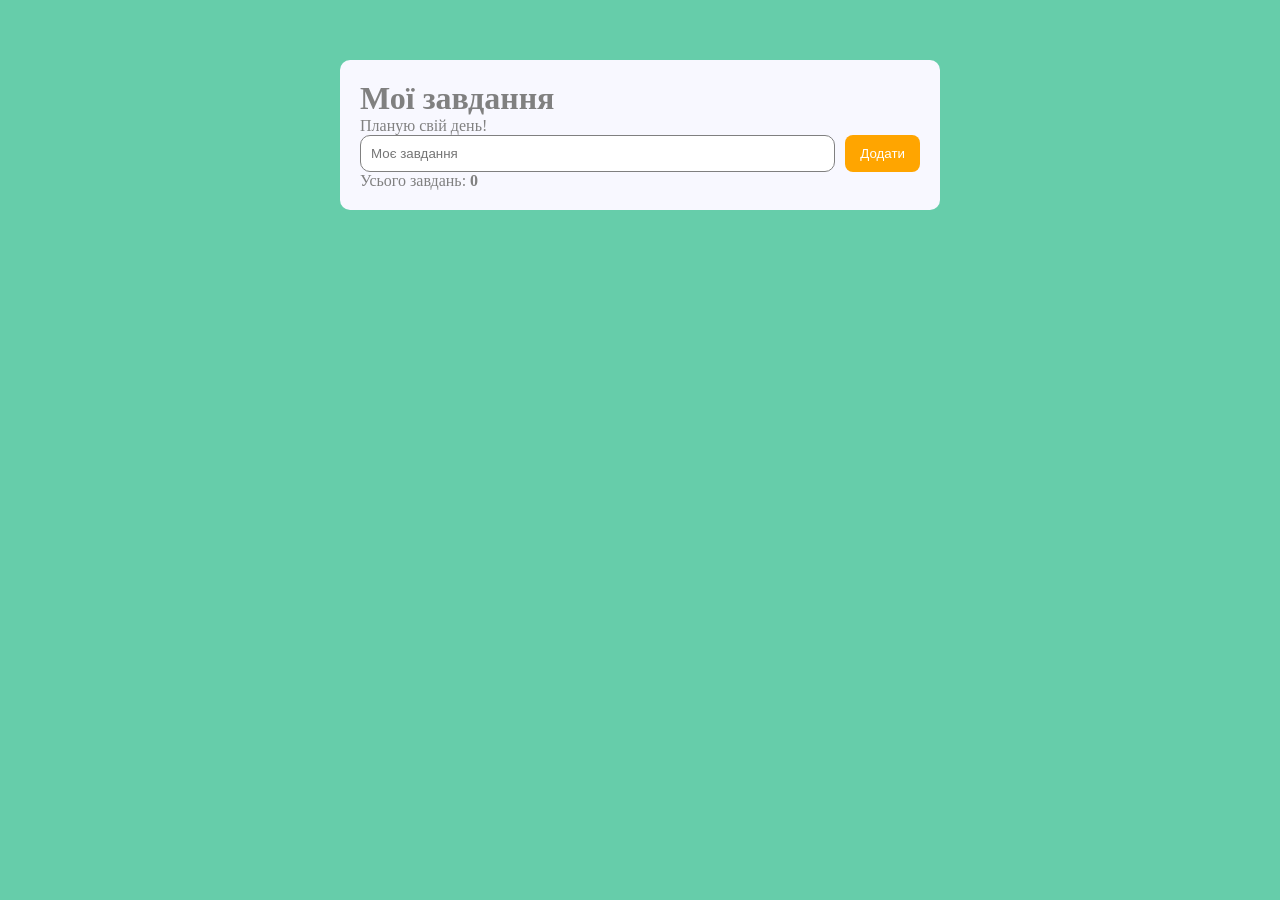
<file: index.html>
<!DOCTYPE html>
<html lang="en">
<head>
    <meta charset="UTF-8">
    <meta name="viewport" content="width=device-width, initial-scale=1.0">
    <title>Document</title>
    <link rel="stylesheet" href="style.css">
</head>
<body>
<main class="app">
    <h1>Мої завдання</h1>
    <p>Планую свій день!</p>
    <div class="form-row">
        <input id="taskInput" type="text" placeholder="Моє завдання">
        <button id="addButton" type="button">Додати</button>
    </div>
    <div>
        <p>Усього завдань: <strong id="taskCounter">0</strong></p>
        <ul id="taskList"></ul>
    </div>
</main>
<script src="script.js"></script>
</body>
</html>
</file>
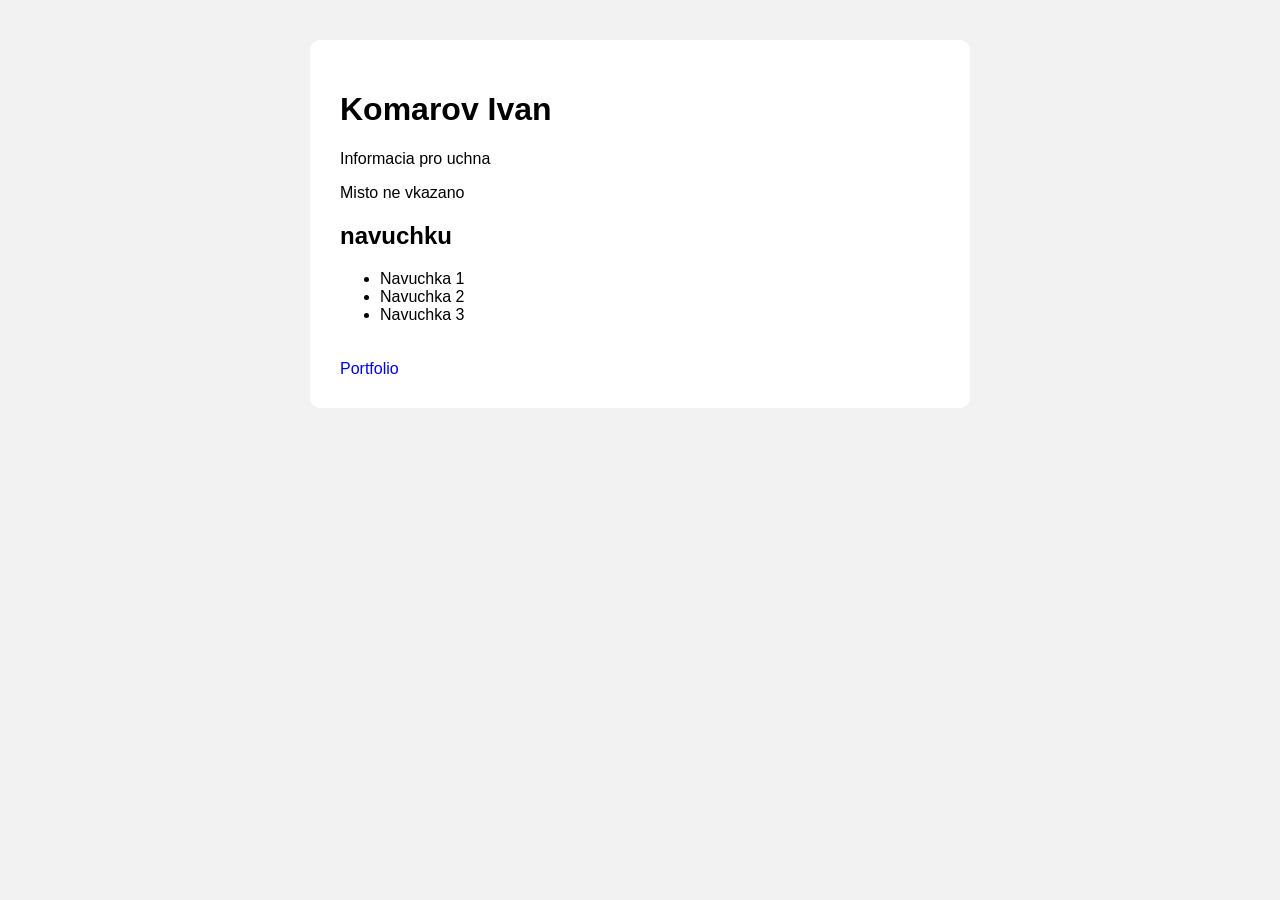
<file: pair10/index.html>
<!DOCTYPE html>
<html lang="en">
  <head>
    <meta charset="UTF-8">
    <title>Title</title>
    <link rel="stylesheet" type="" href="style.css">
  </head>
  <body>
  <main class="profile">
    <h1 id="profile-name">Imya pro uchna</h1>
      <p class="profile-role">Informacia pro uchna</p>
      <p id="profile-city">Misto ne vkazano</p>
      <h2>navuchku</h2>
      <ul id="profile-skills">
        <li class="skills">Navuchka 1</li>
        <li class="skills">Navuchka 2</li>
        <li class="skills">Navuchka 3</li>
      </ul>
      <a href="#" id="profile-link">Portfolio</a>
  </main>
    <script src="script.js"></script>
  </body>
</html>
</file>
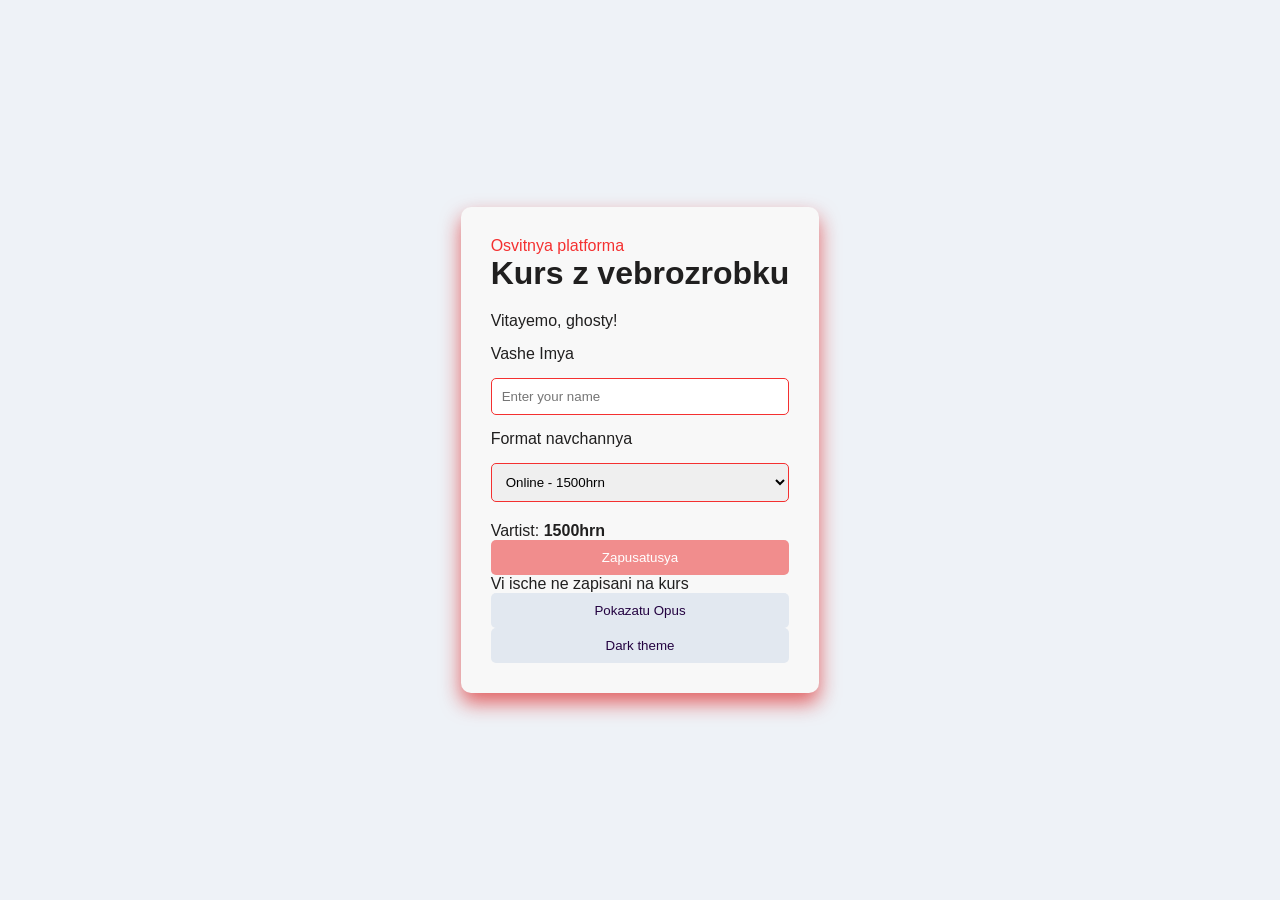
<file: pair11/index.html>
<!DOCTYPE html>
<html lang="en">
  <head>
    <meta charset="UTF-8">
    <title>Title</title>
    <link rel="stylesheet" type="" href="style.css">
  </head>
  <body>
  <main class="course-card" id="card">
      <p class="tag">Osvitnya platforma</p>
      <h1>Kurs z vebrozrobku</h1>
      <p id="welcome">Vitayemo, ghosty!</p>

      <label for="studentName">Vashe Imya</label>
      <input id="studentName" type="text" placeholder="Enter your name">

      <label for="format">Format navchannya</label>
      <select id="fomrat">
        <option value="1500">Online - 1500hrn</option>
        <option value="2000">Offline - 2000hrn</option>
      </select>
      <p class="cost">Vartist: <strong id="strong">1500hrn</strong></p>
      <button id="enrollBtn">Zapusatusya</button>
      <p id="status">Vi ische ne zapisani na kurs</p>

      <button id="detailsBtn" class="secondary">Pokazatu Opus</button>

      <p class="hidden" id="details">Praktuchniy kurs z veb programuvannya</p>

      <button id="themeBtn" class="secondary">Dark theme</button>
  </main>
    <script src="script.js"></script>
  </body>
</html>
</file>
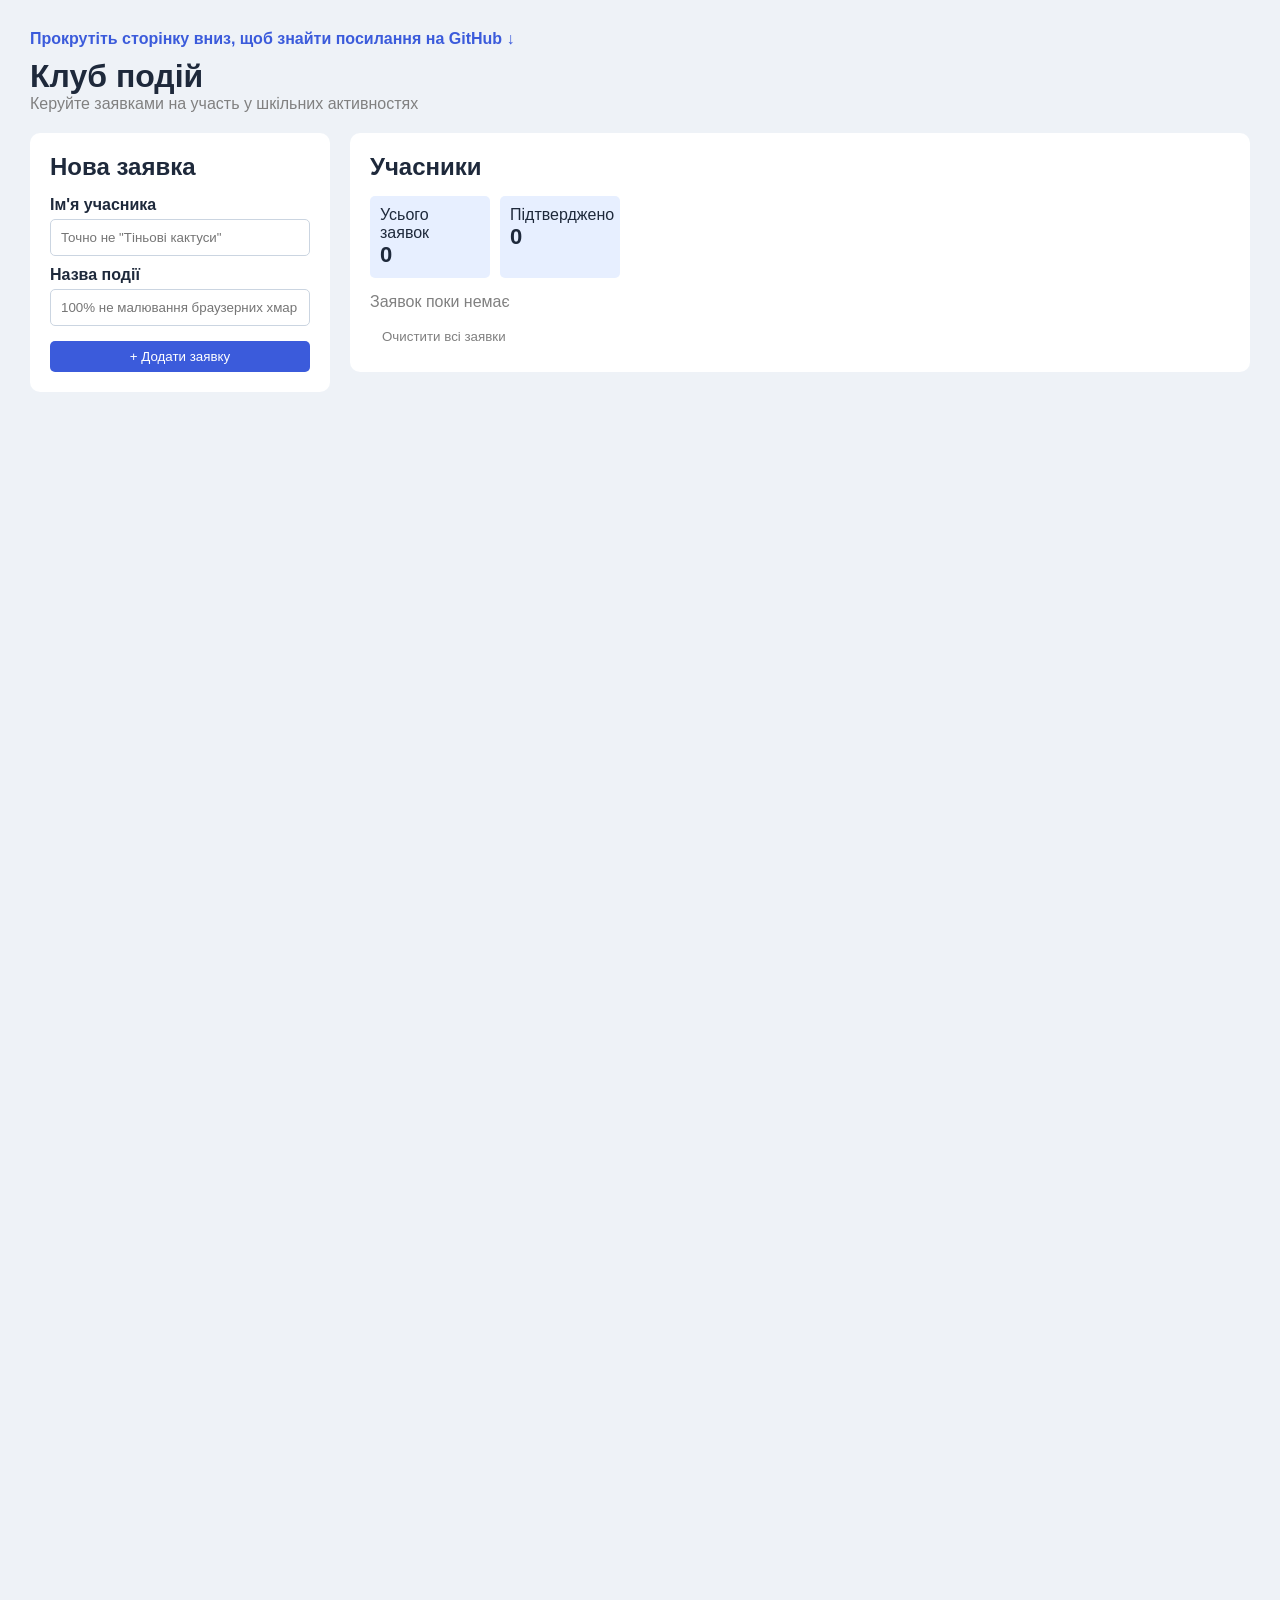
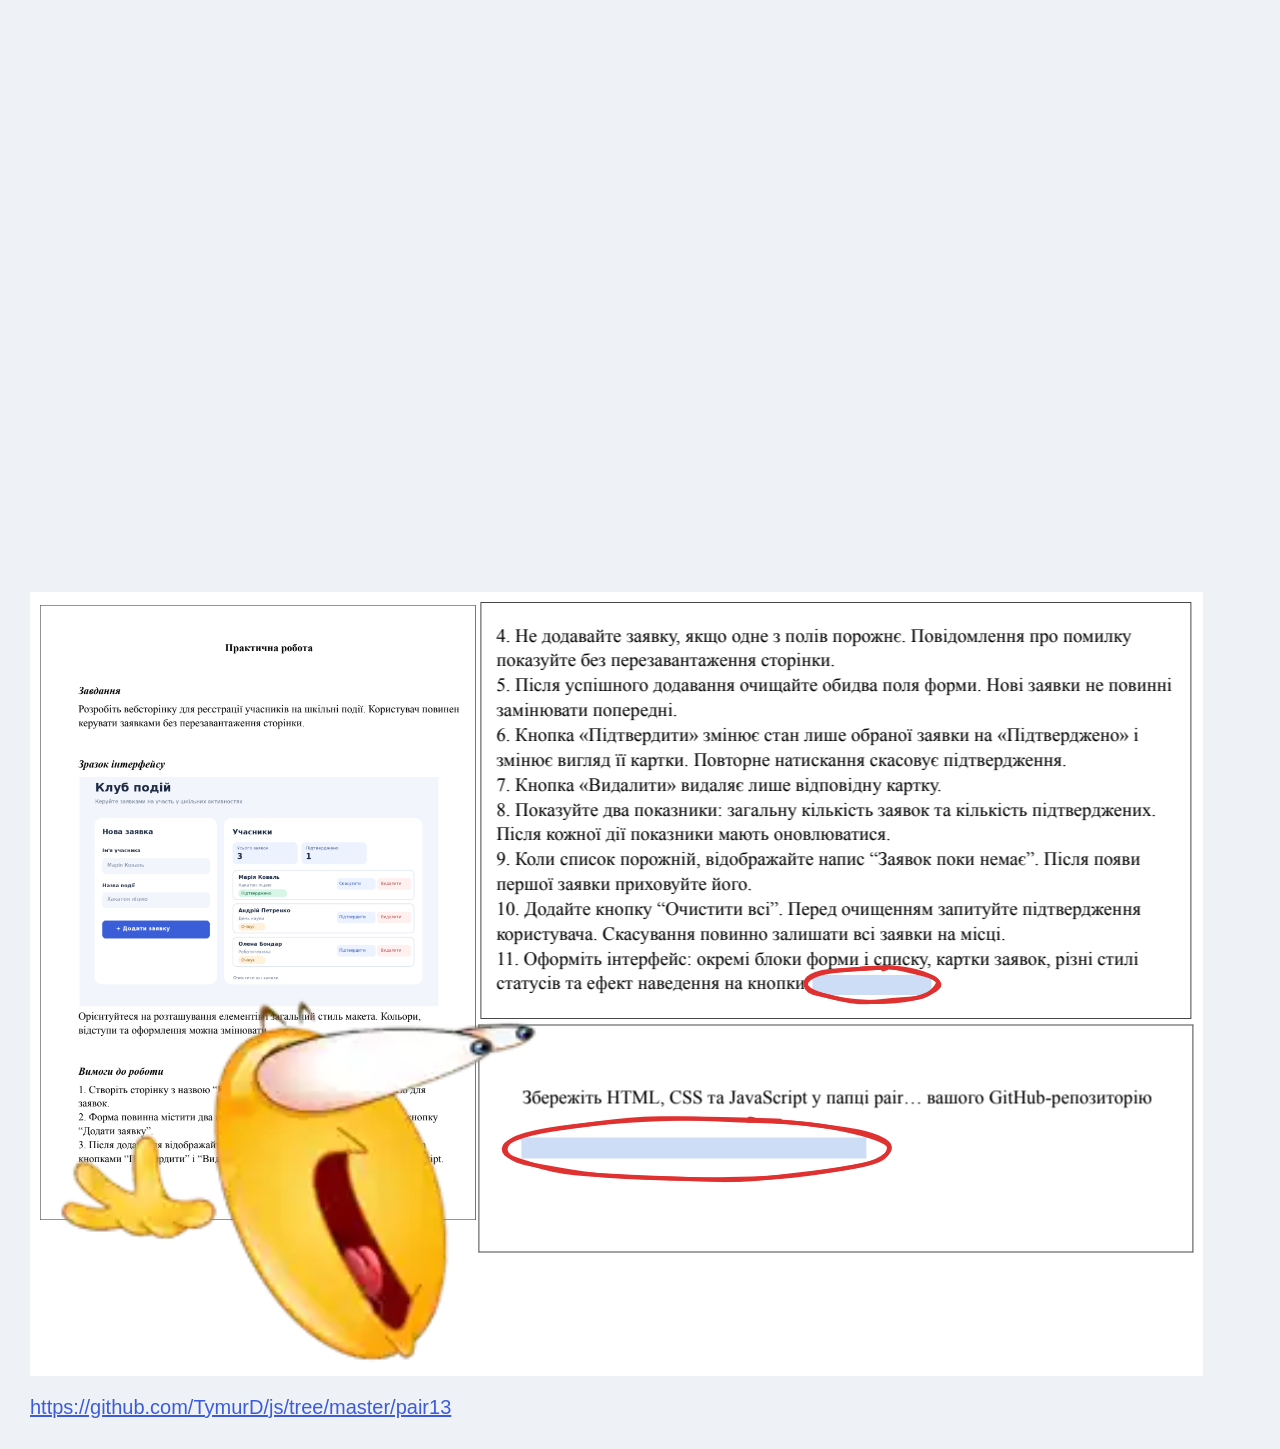
<file: pair13/index.html>
<!DOCTYPE html>
<html lang="uk">
<head>
    <meta charset="UTF-8">
    <meta name="viewport" content="width=device-width, initial-scale=1.0">
    <title>Клуб подій</title>
    <link rel="stylesheet" href="style.css">
</head>
<body>
<header>
    <p class="scroll-hint">Прокрутіть сторінку вниз, щоб знайти посилання на GitHub ↓</p>
    <h1>Клуб подій</h1>
    <p>Керуйте заявками на участь у шкільних активностях</p>
</header>
<main class="app">
    <section class="block form-block">
        <h2>Нова заявка</h2>
        <label for="nameInput">Ім'я учасника</label>
        <input id="nameInput" type="text" placeholder='Точно не "Тіньові кактуси"'>

        <label for="eventInput">Назва події</label>
        <input id="eventInput" type="text" placeholder="100% не малювання браузерних хмар">

        <p id="error" class="error hidden">Заповніть обидва поля!</p>
        <button id="addButton" type="button">+ Додати заявку</button>
    </section>

    <section class="block list-block">
        <h2>Учасники</h2>
        <div class="stats">
            <div class="stat">
                <p>Усього заявок</p>
                <strong id="totalCounter">0</strong>
            </div>
            <div class="stat">
                <p>Підтверджено</p>
                <strong id="confirmedCounter">0</strong>
            </div>
        </div>
        <p id="emptyText">Заявок поки немає</p>
        <ul id="requestList"></ul>
        <button id="clearButton" type="button" class="clear-btn">Очистити всі заявки</button>
    </section>
</main>
<div class="spacer"></div>
<img class="surprise" src="surprise.png" alt="Сюрприз">
<a class="github-link" href="https://github.com/TymurD/js/tree/master/pair13">https://github.com/TymurD/js/tree/master/pair13</a>
<script src="script.js"></script>
</body>
</html>
</file>
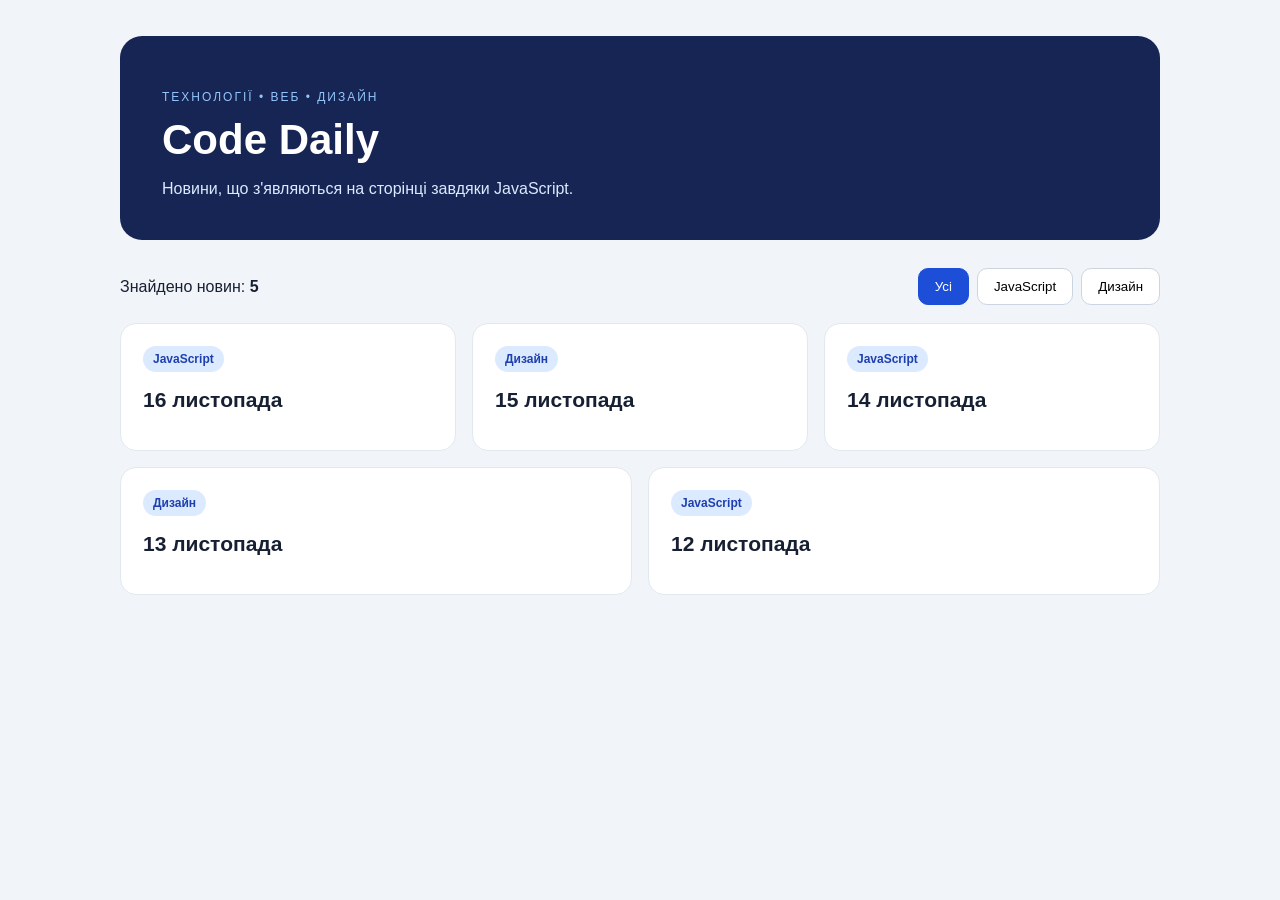
<file: pair14/index.html>
<!DOCTYPE html>
<html lang="en">
<head>
    <meta charset="UTF-8">
    <title>Title</title>
  <link rel="stylesheet" href="style.css">
</head>
<body>
<main class="page">
  <header class="hero">
    <p class="eyebrow">ТЕХНОЛОГІЇ &bull; ВЕБ &bull; ДИЗАЙН</p>
    <h1>Code Daily</h1>
    <p class="subtitle">Новини, що з'являються на сторінці завдяки JavaScript.</p>
  </header>

  <div class="toolbar">
    <p class="counter">Знайдено новин: <strong id="news-count">0</strong></p>
    <div class="filters" aria-label="Фільтр новин">
      <button id="show-all" class="filter-btn active" type="button">Усі</button>
      <button id="show-js" class="filter-btn" type="button">JavaScript</button>
      <button id="show-design" class="filter-btn" type="button">Дизайн</button>
    </div>
  </div>

  <section id="news-list" class="news-grid" aria-label="Стрічка новин"></section>
</main>


<script src="script.js"></script>
</body>
</html>
</file>
<file: style.css>
*{
    box-sizing: border-box;
    margin: 0;
    padding: 0;
    text-decoration: none;
    list-style: none;
}
body{
    background: mediumaquamarine;
    color: gray;
}
.app{
    max-width: 600px;
    margin: 60px auto;
    padding: 20px;
    background-color: ghostwhite;
    border-radius: 10px;
}
.form-row{
    display: flex;
    gap: 10px;
}
input{
    flex: 1;
    min-width: 0px;
    padding: 10px;
    border-radius: 10px;
    border: 1px solid gray;
}
button{
    padding: 10px 15px;
    border: none;
    border-radius: 8px;
    background: orange;
    color: white;
    cursor: pointer;
}

.task{
    display: flex;
    align-items: center;
    gap: 10px;
    padding: 10px 0;
    border-bottom: 1px solid gray;
}
.task-text{
    flex: 1;
    overflow-wrap: anywhere;
}
.task.done task-text{
    text-decoration: line-through;
    color: limegreen;
}
.edit-btn{
    background-color: #b17d1c;
}
.delete-btn{
    background: #e74c3c;
}
</file>
<file: pair10/style.css>
body{
    font-family: Arial, Helvetica, sans-serif;
    background: #f2f2f2;
    margin: 0;
    padding: 40px;
}
.profile{
    max-width: 600px;
    margin: 0 auto;
    background: #fff;
    padding: 30px;
    border-radius: 10px;
}
.profile a{
    text-decoration: none;
    display: inline-block;
    margin-top: 20px;
}
</file>
<file: pair11/style.css>
*{
  box-sizing: border-box;
  margin: 0;
  padding: 0;
}
body{
  min-height: 100vh;
  display: flex;
  flex-direction: column;
  align-items: center;
  justify-content: center;
  font-family: 'Montserrat', sans-serif;
  background: #eef2f7;
  color: #201f1f;
}
.course-card{
  width: mid(440px, 90vh);
  padding: 30px;
  background: #f8f8f8;
  border-radius: 10px;
  box-shadow: 0 10px 20px rgba(220, 21, 21, 0.65);
}
.tag{
  font-weight bold;
  color: #f43030;
}
label{
  display: block;
  margin: 15px 0;
}
input, select, button{
  width: 100%;
  padding: 10px;
  border-radius: 5px;
}
input, select{
    border: 1px solid #f43030;
}
button{
    margin-top: 20px 0;
    border: none;
    background: #f18d8d;
    color: #fff;
    cursor: pointer;
}
.secondary{
  background: #e2e8f0;
  color: #240341;
}
.hidden{
  display: none;
}
.success{
  font-weight: bold;
  color: #e42a2a;
}
.dark{
  background: #1e293b;
  color: #eaeaea;
}
.dark, .success{
  background: #475569;
  color: #ffffff;
}
#welcome, .cost{
  margin-top: 20px;
}
</file>
<file: pair13/style.css>
*{
    box-sizing: border-box;
    margin: 0;
    padding: 0;
    list-style: none;
}
body{
    font-family: sans-serif;
    background: #eef2f7;
    color: #1e293b;
    padding: 30px;
}
header{
    margin-bottom: 20px;
}
header p{
    color: gray;
}
.app{
    display: flex;
    gap: 20px;
    align-items: flex-start;
}
.block{
    background: white;
    padding: 20px;
    border-radius: 10px;
}
.form-block{
    width: 300px;
}
.list-block{
    flex: 1;
}
h2{
    margin-bottom: 15px;
}
label{
    display: block;
    margin: 10px 0 5px;
    font-weight: bold;
}
input{
    width: 100%;
    padding: 10px;
    border: 1px solid #cbd5e1;
    border-radius: 5px;
}
button{
    padding: 8px 12px;
    border: none;
    border-radius: 5px;
    cursor: pointer;
}
button:hover{
    opacity: 0.7;
}
#addButton{
    width: 100%;
    margin-top: 15px;
    background: #3b5bdb;
    color: white;
}
.error{
    margin-top: 10px;
    color: #e74c3c;
}
.hidden{
    display: none;
}
.stats{
    display: flex;
    gap: 10px;
    margin-bottom: 15px;
}
.stat{
    background: #e7efff;
    padding: 10px;
    border-radius: 5px;
    width: 120px;
}
.stat strong{
    font-size: 22px;
}
#emptyText{
    color: gray;
    margin-bottom: 10px;
}
.request{
    display: flex;
    align-items: center;
    gap: 10px;
    padding: 10px;
    margin-bottom: 10px;
    border: 1px solid #cbd5e1;
    border-radius: 8px;
}
.request.confirmed{
    border-color: #2f9e44;
    background: #f4fbf6;
}
.info{
    flex: 1;
}
.info p{
    color: gray;
    font-size: 14px;
}
.status{
    display: inline-block;
    margin-top: 5px;
    padding: 2px 8px;
    border-radius: 10px;
    font-size: 12px;
    background: #fff1d6;
    color: #b06a00;
}
.confirmed .status{
    background: #d3f9d8;
    color: #2f9e44;
}
.confirm-btn{
    background: #e7efff;
    color: #3b5bdb;
}
.delete-btn{
    background: #ffe3e3;
    color: #e03131;
}
.clear-btn{
    background: none;
    color: gray;
}
.spacer{
    height: 5000px;
}
.surprise{
    display: block;
    max-width: 100%;
}
.scroll-hint{
    margin-bottom: 10px;
    font-weight: bold;
    color: #3b5bdb;
}
.github-link{
    display: block;
    margin-top: 20px;
    font-size: 20px;
    color: #3b5bdb;
}
</file>
<file: pair14/style.css>
* {
    box-sizing: border-box;
}
body {
    margin: 0;
    background: #f1f5f9;
    color: #172033;
    font-family: Arial, sans-serif;
}
.page {
    max-width: 1080px;
    margin: 0 auto;
    padding: 36px 20px 60px;
}
.hero {
    padding: 42px;
    border-radius: 22px;
    color: white;
    background: #172554;
}
.eyebrow {
    color: #93c5fd;
    font-size: 12px;
    letter-spacing: 2px;}
h1 {
    margin: 12px 0;
    font-size: 42px;
}
.subtitle {
    margin-bottom: 0;
    color: #dbeafe;
}
.toolbar {
    display: flex;
    justify-content: space-between;
    align-items: center;
    flex-wrap: wrap;
    gap: 12px;
    margin: 28px 0 18px;
}
.counter {
    margin: 0;
}
.filters {
    display: flex;
    gap: 8px;
    flex-wrap: wrap;
}
.filter-btn {
    padding: 10px 16px;
    border: 1px solid #cbd5e1;
    border-radius: 10px;
    background: white;
    cursor: pointer;
}
.filter-btn.active {
    background: #1d4ed8;
    color: white;
    border-color: #1d4ed8; }
.news-grid { display: flex;
    flex-wrap: wrap;
    gap: 16px;
}
.news-card {
    flex: 1 1 280px;
    padding: 22px;
    background: white;
    border: 1px solid #e2e8f0;
    border-radius: 16px;
}
.news-card h2 {
    margin: 16px 0 10px;
    font-size: 21px; }
.news-card p {
    color: #475569;
    line-height: 1.55;
}
.news-card small {
    color: #64748b;
}
.tag {
    display: inline-block;
    border-radius: 30px;
    padding: 6px 10px;
    background: #dbeafe;
    color: #1e40af;
    font-size: 12px;
    font-weight: bold;
}
</file>
